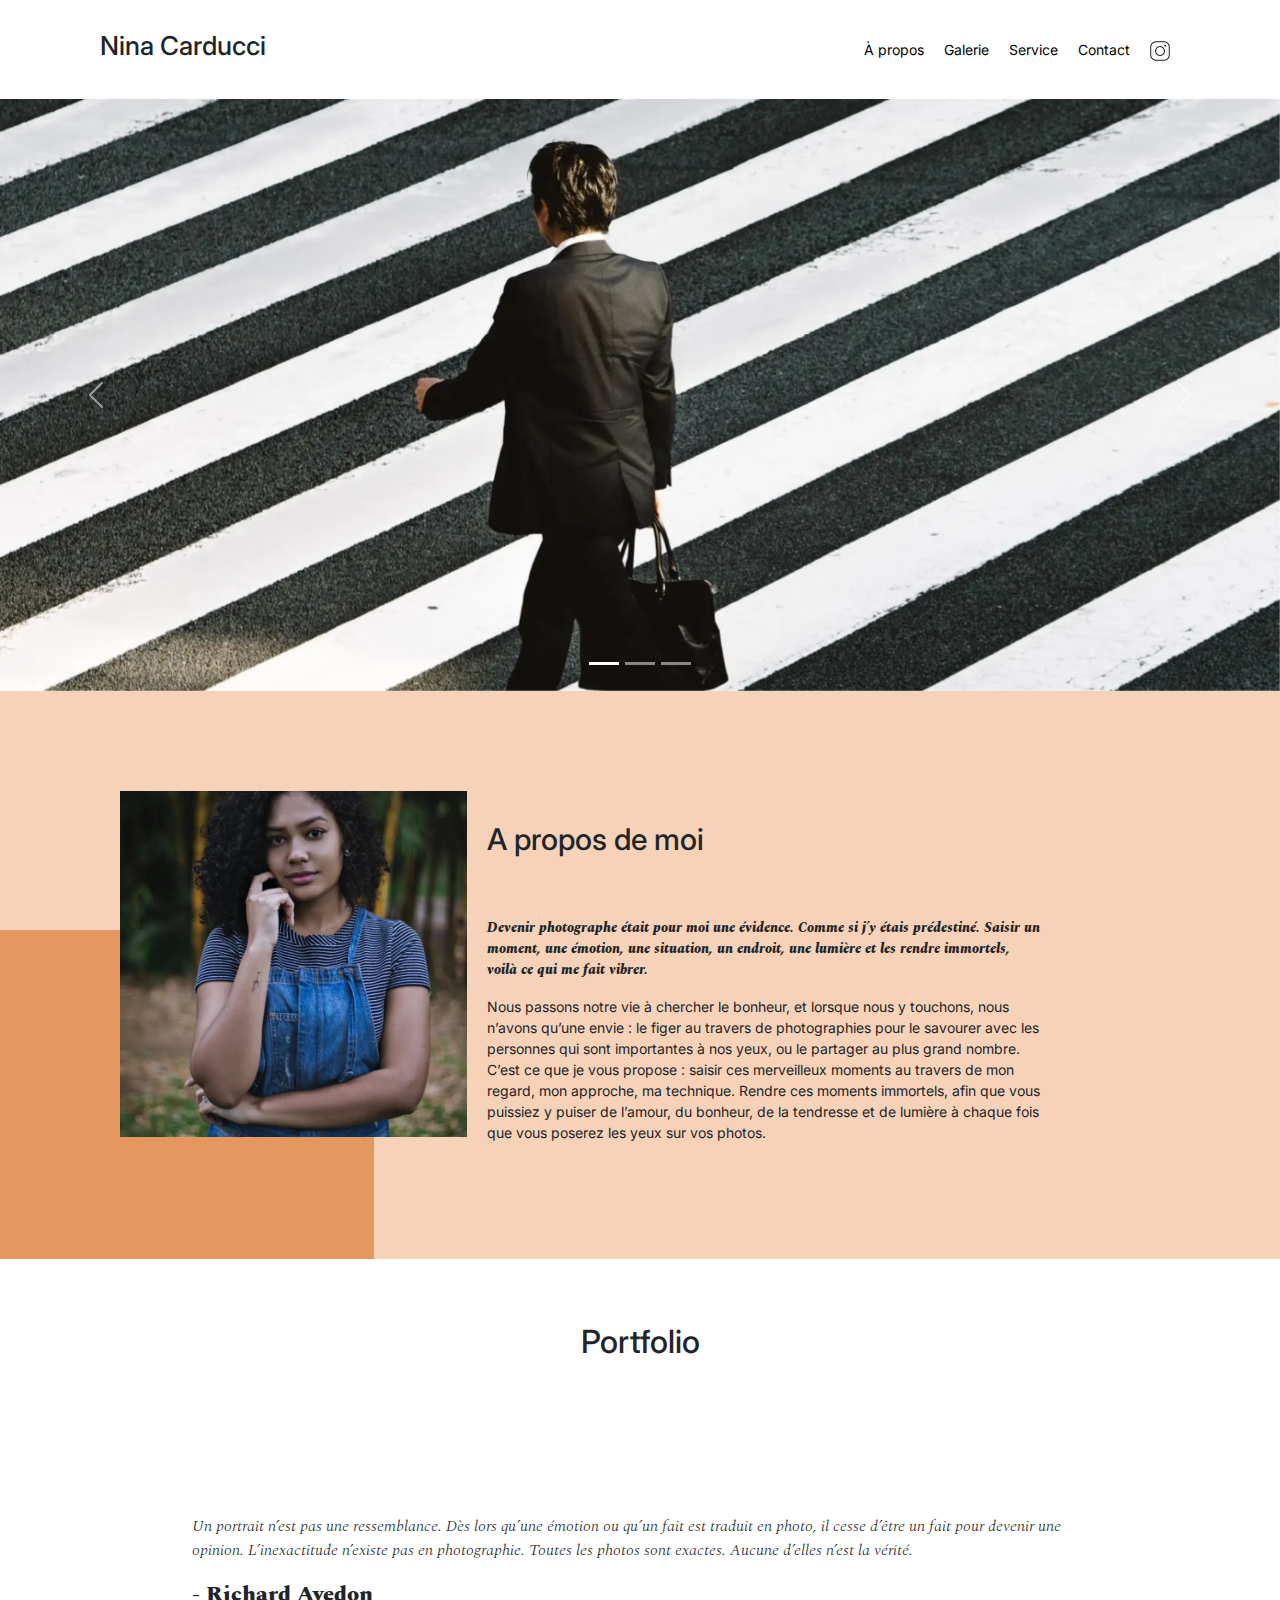
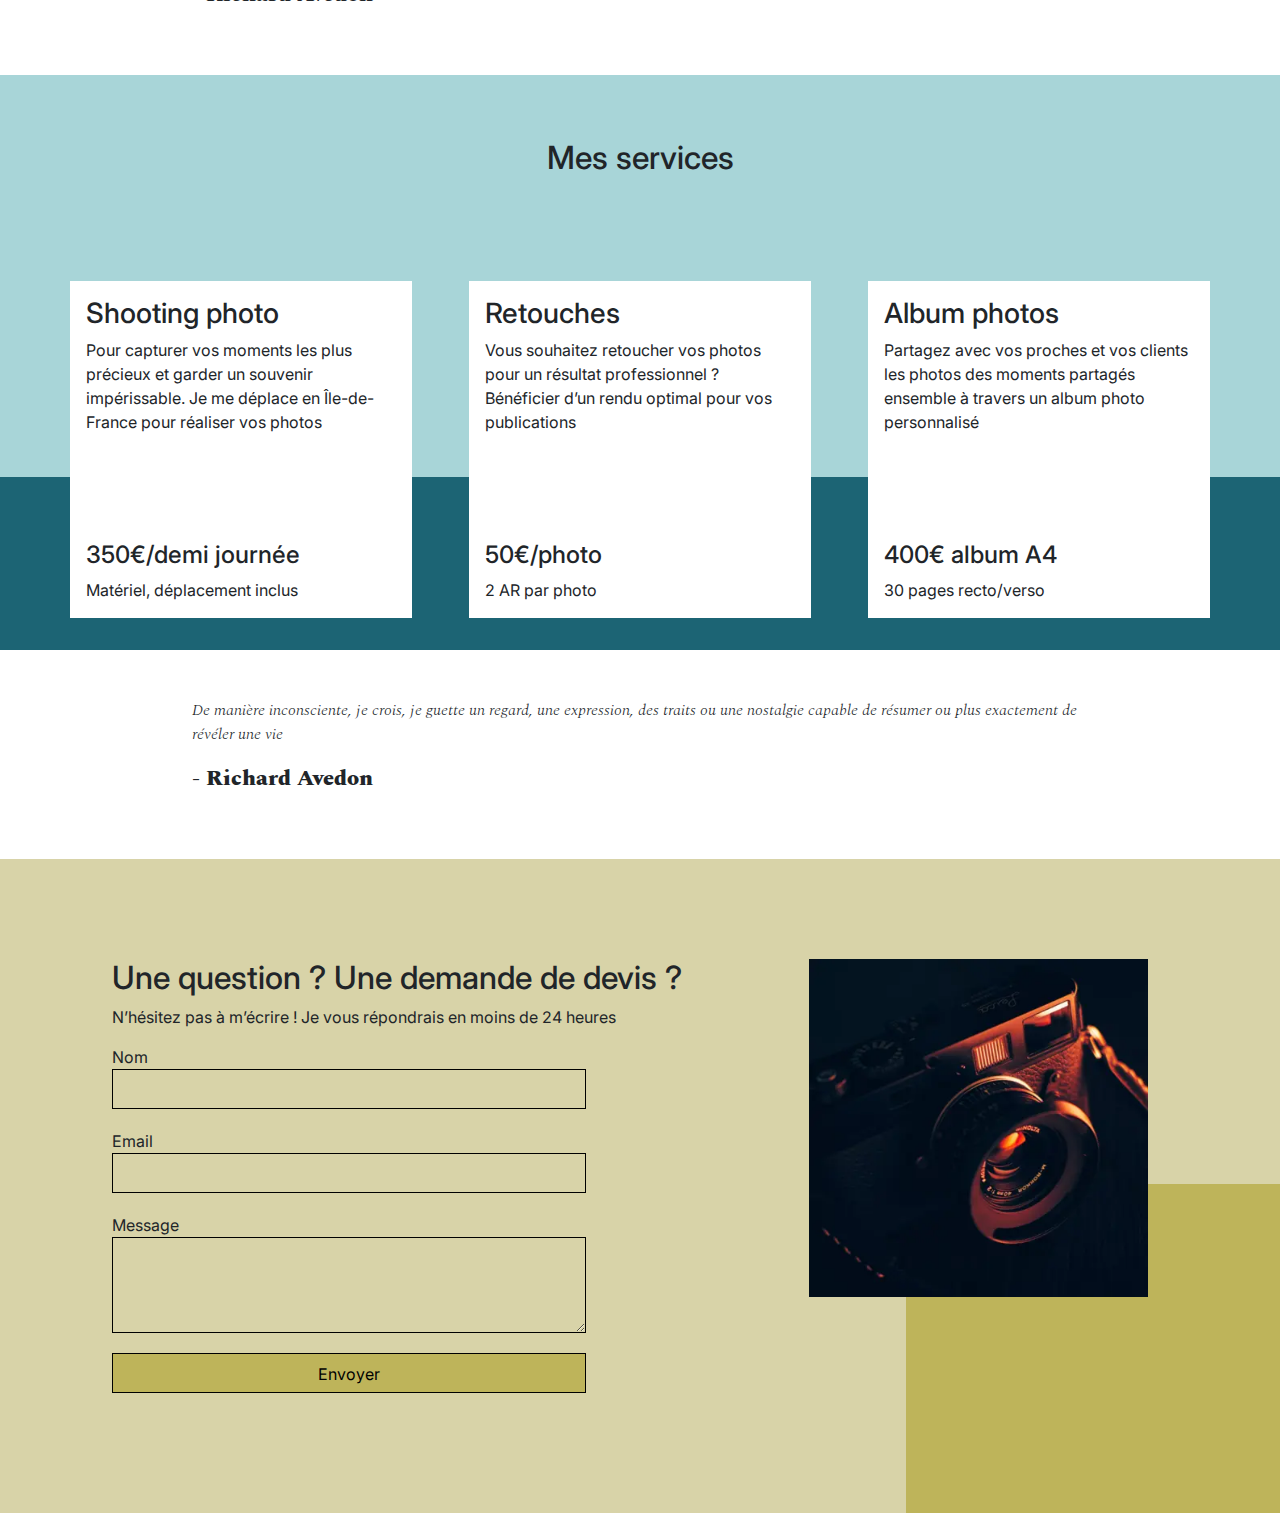
<file: index.html>
<!DOCTYPE html>
<html lang="fr">
  <head>
    <title>Nina Carducci Photographie</title>
    <meta
      name="description"
      content="Nina Carducci, photographe passionnée qui propose des shootings photos sur mesure, retouche professionnelle et la création d'albums personnalisés pour capturer vos plus beaux souvenirs. Découvrez mon univers artistique et laissez-vous séduire par mes talents de photographe."
    />
    <meta name="viewport" content="width=device-width, initial-scale=1.0" />
    <meta name="google-site-verification" content="Lc5OcH4U2LnHF_jDgMAEmPzE2loQt_GSqv4j-HS9K6Q" />
    <code><meta name="robots" content="index, follow" /></code>
    <meta charset="UTF-8" />
    <link rel="stylesheet" href="./assets/bootstrap/bootstrap.css" />
    <link rel="stylesheet" href="./assets/style.css" />
    <link rel="preconnect" href="https://fonts.googleapis.com" />
    <link rel="preconnect" href="https://fonts.gstatic.com" crossorigin />
    <link
      href="https://fonts.googleapis.com/css2?family=Inter&family=Spectral:ital,wght@0,400;1,300;1,400;1,800&display=swap"
      rel="stylesheet"
    />
    <script src="./assets/bootstrap/bootstrap.bundle.js"></script>
    <script
      src="https://code.jquery.com/jquery-3.4.1.min.js"
      integrity="sha256-CSXorXvZcTkaix6Yvo6HppcZGetbYMGWSFlBw8HfCJo="
      crossorigin="anonymous"
    ></script>
    <script src="./assets/maugallery.js"></script>
    <script src="./assets/scripts.js"></script>
    <!--Rich Snippet-->
    <script type="application/ld+json">
      {
        "@context": "https://schema.org",
        "@type": "LocalBusiness",
        "name": "Nina Carducci Photographe",
        "image": "https://github.com/Abigaeldis/nina-carducci.github.io-master/blob/master/assets/images/nina.AVIF",
        "@id": "https://github.com/Abigaeldis/nina-carducci.github.io-master/blob/master/assets/images/nina.AVIF",
        "url": "https://abigaeldis.github.io/nina-carducci.github.io-master/",
        "telephone": "05 56 67 78 89",
        "priceRange": "50€ 400€",
        "address": {
          "@type": "PostalAddress",
          "streetAddress": "68 avenue Alsace-Lorraine",
          "addressLocality": "Bordeaux",
          "postalCode": "33200",
          "addressCountry": "FR"
        },
        "geo": {
          "@type": "GeoCoordinates",
          "latitude": 44.8465743,
          "longitude": -0.6065366999999999
        },
        "openingHoursSpecification": {
          "@type": "OpeningHoursSpecification",
          "dayOfWeek": ["Monday", "Tuesday", "Wednesday", "Thursday", "Friday"],
          "opens": "10:00",
          "closes": "19:00"
        },
        "sameAs": "https://www.instagram.com/ninacarducci.photo/"
      }
    </script>
    <!-- Open Graph data pour FaceBook - Instagram-->
    <meta
      property="og:title"
      content="Nina Carducci - Photographe professionnel à Bordeaux : Shooting, retouche et album photo personnalisé pour
	immortaliser vos moments de bonheur"
    />
    <meta property="og:type" content="website" />
    <meta property="og:locale" content="fr_FR" />
    <meta property="author" content="OpenClassRooms" />
    <meta property="og:url" content="https://abigaeldis.github.io/nina-carducci.github.io-master/" />
    <meta
      property="og:image"
      content="https://github.com/Abigaeldis/nina-carducci.github.io-master/blob/master/assets/images/nina.AVIF"
    />
    <meta
      property="og:description"
      content="Nina Carducci, photographe professionnelle à Bordeaux, capture vos plus beaux moments grâce à ses services de shooting photo, de retouche et d'album photo personnalisé. Contactez-la pour des souvenirs immortels !"
    />
    <meta
      property="og:site_name"
      content="Nina Carducci - Photographe professionnel à Bordeaux pour shooting, retouche et album photo personnalisé."
    />
    <meta
      name="instagram:title"
      content="Nina Carducci - Photographe professionnel à Bordeaux pour shooting, retouche et album photo personnalisé."
    />
    <meta name="instagram:site" content="@ninacarducci.photo" />
    <meta
      name="instagram:caption"
      content=" Nina Carducci - Photographe professionnel à Bordeaux pour shooting, retouche et album photo personnalisé. Pour plus d'information : https://abigaeldis.github.io/nina-carducci.github.io-master/ "
    />

    <!-- Twitter Card data -->
    <meta name="twitter:card" content="summary_large_image" />
    <meta name="twitter:site" content="@nina_carducci" />
    <meta
      name="twitter:title"
      content="Nina Carducci - Photographe professionnel à Bordeaux pour shooting, retouche et album photo personnalisé."
    />
    <meta
      name="twitter:description"
      content="Nina Carducci, photographe professionnel à Bordeaux pour shooting, retouche et album photo personnalisé. Contactez-moi pour immortaliser vos souvenirs !"
    />
    <meta name="twitter:creator" content="@author_handle" />
    <meta
      name="twitter:image:src"
      content="https://github.com/Abigaeldis/nina-carducci.github.io-master/blob/master/assets/images/nina.AVIF"
    />
  </head>
  <body>
    <main>
      <div class="top-header">
        <h1 class="name">Nina Carducci</h1>
        <div class="nav">
          <ul>
            <li><a href="#about">À propos</a></li>
            <li><a href="#gallery">Galerie</a></li>
            <li><a href="#services">Service</a></li>
            <li><a href="#contact">Contact</a></li>
            <li>
              <a class="social-link" href="https://www.instagram.com/ninacarducci.photo/?hl=fr" target="_blank"
                ><img src="assets/images/instagram.png" width="40" height="40" alt="logo instagram"
              /></a>
            </li>
          </ul>
        </div>
      </div>
      <div id="header">
        <div id="carouselExampleIndicators" class="carousel slide" data-bs-ride="carousel">
          <div class="carousel-indicators">
            <button
              type="button"
              data-bs-target="#carouselExampleIndicators"
              data-bs-slide-to="0"
              class="active"
              aria-current="true"
              aria-label="Slide 1"
            ></button>
            <button
              type="button"
              data-bs-target="#carouselExampleIndicators"
              data-bs-slide-to="1"
              aria-label="Slide 2"
            ></button>
            <button
              type="button"
              data-bs-target="#carouselExampleIndicators"
              data-bs-slide-to="2"
              aria-label="Slide 3"
            ></button>
          </div>
          <div class="carousel-inner">
            <div class="carousel-item active">
              <img
                src="./assets/images/slider/ryoji-iwata-wUZjnOv7t0g-unsplash.WebP"
                width="1500"
                height="693"
                class="d-block w-100"
                alt="Ryojo Iwata crosswalk"
              />
            </div>
            <div class="carousel-item">
              <img
                src="./assets/images/slider/nicholas-green-nPz8akkUmDI-unsplash.WebP"
                width="1500"
                height="693"
                class="d-block w-100"
                alt="Nicholas Green crowd"
              />
            </div>
            <div class="carousel-item">
              <img
                src="./assets/images/slider/edward-cisneros-3_h6-1NPDGw-unsplash.WebP"
                width="1500"
                height="693"
                class="d-block w-100"
                alt="Edward Cisneros first dance"
              />
            </div>
          </div>
          <button
            class="carousel-control-prev"
            type="button"
            data-bs-target="#carouselExampleIndicators"
            data-bs-slide="prev"
          >
            <span class="carousel-control-prev-icon" aria-hidden="true"></span>
            <span class="visually-hidden">Previous</span>
          </button>
          <button
            class="carousel-control-next"
            type="button"
            data-bs-target="#carouselExampleIndicators"
            data-bs-slide="next"
          >
            <span class="carousel-control-next-icon" aria-hidden="true"></span>
            <span class="visually-hidden">Next</span>
          </button>
        </div>
      </div>
      <div id="about">
        <div class="picture left">
          <img src="./assets/images/nina.WebP" width="640" height="639" alt="Nina portrait" />
        </div>
        <div id="about-me">
          <h2 class="about-me__title">A propos de moi</h2>
          <p class="about-me__introduction">
            Devenir photographe était pour moi une évidence. Comme si j’y étais prédestiné. Saisir un moment, une
            émotion, une situation, un endroit, une lumière et les rendre immortels, voilà ce qui me fait vibrer.
          </p>
          <p>
            Nous passons notre vie à chercher le bonheur, et lorsque nous y touchons, nous n’avons qu’une envie : le
            figer au travers de photographies pour le savourer avec les personnes qui sont importantes à nos yeux, ou le
            partager au plus grand nombre. C’est ce que je vous propose : saisir ces merveilleux moments au travers de
            mon regard, mon approche, ma technique. Rendre ces moments immortels, afin que vous puissiez y puiser de
            l’amour, du bonheur, de la tendresse et de lumière à chaque fois que vous poserez les yeux sur vos photos.
          </p>
        </div>
      </div>
      <div id="gallery">
        <h2 class="title">Portfolio</h2>
        <div class="container py-3">
          <div class="gallery" style="display: none">
            <img
              data-gallery-tag="Concert"
              class="gallery-item"
              src="./assets/images/gallery/concerts/aaron-paul-wnX-fXzB6Cw-unsplash.WebP"
              alt="Concert photo Aaron Paul foule lève les bras scène en fond"
            />
            <img
              data-gallery-tag="Entreprises"
              class="gallery-item"
              src="./assets/images/gallery/entreprise/ali-morshedlou-WMD64tMfc4k-unsplash.WebP"
              alt="Entreprise photo Ali Morshedlou portrait trois quart d'un homme en costume"
            />
            <img
              data-gallery-tag="Entreprises"
              class="gallery-item"
              src="./assets/images/gallery/entreprise/jason-goodman-tHO1_OuKbg0-unsplash.WebP"
              alt="Entreprise photo Jason Goodman représente deux femme souriante"
            />
            <img
              data-gallery-tag="Mariages"
              class="gallery-item"
              src="./assets/images/gallery/mariage/hannah-busing-RvF2R_qMpRk-unsplash.WebP"
              alt="Mariage photo Hannah Busing représente deux pairs de main"
            />
            <img
              data-gallery-tag="Portrait"
              class="gallery-item"
              src="./assets/images/gallery/portraits/ade-tunji-rVkhWWZFAtQ-unsplash.WebP"
              alt="Portrait de Ade Tunji un homme avec un t-shirt noir qui ferme les yeux"
            />
            <img
              data-gallery-tag="Mariages"
              class="gallery-item"
              src="./assets/images/gallery/mariage/jakob-owens-SiniLJkXhMc-unsplash.WebP"
              alt="Mariage de Jakob Owens couple de jeune marié avec un palmier en fond"
            />
            <img
              data-gallery-tag="Portrait"
              class="gallery-item"
              src="./assets/images/gallery/portraits/nino-van-prattenburg - 443cl1uR_8-unsplash.WebP"
              alt="Portrait photo de Nino Van Prattenburg"
            />
            <img
              data-gallery-tag="Concert"
              class="gallery-item"
              src="./assets/images/gallery/concerts/austin-neill-hgO1wFPXl3I-unsplash.WebP"
              alt="Concert photo de Austin Neill représente un chanteur"
            />
            <img
              data-gallery-tag="Entreprises"
              class="gallery-item"
              src="./assets/images/gallery/entreprise/mateus-campos-felipe-Fsgzm8N0hIY-unsplash.WebP"
              alt="Photo de Mateus Campos Felipe représente une femme devant son ordinateur portable"
            />
          </div>
        </div>
        <div class="quote">
          <figure>
            <blockquote>
              <p class="quote__text">
                Un portrait n’est pas une ressemblance. Dès lors qu’une émotion ou qu’un fait est traduit en photo, il
                cesse d’être un fait pour devenir une opinion. L’inexactitude n’existe pas en photographie. Toutes les
                photos sont exactes. Aucune d’elles n’est la vérité.
              </p>
            </blockquote>
            <figcaption class="quote__author">- Richard Avedon</figcaption>
          </figure>
        </div>
      </div>
      <div id="services">
        <h2 class="title">Mes services</h2>
        <div class="container">
          <div class="service">
            <div class="service__description">
              <h3>Shooting photo</h3>
              <p>
                Pour capturer vos moments les plus précieux et garder un souvenir impérissable. Je me déplace en
                Île-de-France pour réaliser vos photos
              </p>
            </div>
            <div class="service__price">
              <h4>350€/demi journée</h4>
              <span>Matériel, déplacement inclus</span>
            </div>
          </div>
          <div class="service">
            <div class="service__description">
              <h3>Retouches</h3>
              <p>
                Vous souhaitez retoucher vos photos pour un résultat professionnel ? Bénéficier d’un rendu optimal pour
                vos publications
              </p>
            </div>
            <div class="service__price">
              <h4>50€/photo</h4>
              <span>2 AR par photo</span>
            </div>
          </div>
          <div class="service">
            <div class="service__description">
              <h3>Album photos</h3>
              <p>
                Partagez avec vos proches et vos clients les photos des moments partagés ensemble à travers un album
                photo personnalisé
              </p>
            </div>
            <div class="service__price">
              <h4>400€ album A4</h4>
              <span>30 pages recto/verso</span>
            </div>
          </div>
        </div>
      </div>
      <div class="quote">
        <figure>
          <blockquote>
            <p class="quote__text">
              De manière inconsciente, je crois, je guette un regard, une expression, des traits ou une nostalgie
              capable de résumer ou plus exactement de révéler une vie
            </p>
          </blockquote>
          <figcaption class="quote__author">- Richard Avedon</figcaption>
        </figure>
      </div>
      <div id="contact">
        <div class="container">
          <div class="form-container">
            <h2>Une question ? Une demande de devis ?</h2>
            <p>N’hésitez pas à m’écrire ! Je vous répondrais en moins de 24 heures</p>
            <form action="" method="post">
              <label for="nom">Nom</label>
              <input type="text" name="nom" id="nom" />
              <label for="email">Email</label>
              <input type="email" name="email" id="email" />
              <label for="message">Message</label>
              <textarea name="message" id="message" cols="30" rows="10"></textarea>
              <input type="submit" value="Envoyer" />
            </form>
          </div>
          <div class="picture right">
            <img src="./assets/images/camera.WebP" width="481" height="480" alt="logo d'un appareil photo" />
          </div>
        </div>
      </div>
    </main>
  </body>
</html>
</file>
<file: assets/style.css>
.nav a,
.nav-pills .nav-link {
  color: #000;
}
.about-me__introduction,
.quote,
.quote__text {
  font-style: italic;
  font-family: Spectral;
}
.quote,
.quote__author,
.quote__text {
  font-family: Spectral;
}
.service,
.top-header {
  background-color: #fff;
  display: flex;
}
#about,
#contact {
  padding-inline: 100px;
  padding-block: 100px;
}
.picture.left::before,
.picture.right::before {
  content: " ";
  width: 374px;
  height: 329px;
  bottom: 0;
  z-index: -1;
}
#about,
#contact .container,
.mg-next,
.mg-prev,
.nav ul,
.service,
.top-header,
form {
  display: flex;
}
body {
  max-width: 1920px;
  margin: auto;
}
* {
  font-family: Inter;
  font-style: normal;
}
.top-header {
  position: sticky;
  top: 0;
  z-index: 1000;
  justify-content: space-between;
  padding-inline: 100px;
  padding-block: 30px;
  align-items: center;
}
#about,
#contact,
#services,
.item-column {
  position: relative;
}
.top-header .name {
  font-size: 26px;
}
.nav ul {
  list-style-type: none;
  font-size: 14px;
  margin-bottom: 0;
}
.nav li {
  padding-inline: 10px;
}
.nav a {
  text-decoration: none;
}
.social-link img {
  height: auto;
  width: 20px;
}
#about {
  background-color: #f6d2b8;
}
.picture.left::before {
  background-color: #e5975f;
  position: absolute;
  left: 0;
}
.picture {
  flex: 1;
  margin: 0 20px;
  z-index: 0;
}
.picture img {
  width: 100%;
  height: auto;
}
.d-block {
  height: auto;
}
#about-me,
.form-container {
  flex: 2;
}
.about-me__title {
  margin-top: 1em;
  margin-bottom: 60px;
  font-size: 30px;
}
.about-me__introduction {
  font-weight: 800;
  width: 60%;
}
#about-me p {
  width: 80%;
  font-size: 14px;
}
.title {
  text-align: center;
  padding-block: 2em;
}
.gallery .nav {
  justify-content: center;
}
.nav-pills .nav-link.active-tag,
.nav-pills .show > .nav-link {
  color: #fff;
  background-color: #5e5926;
  border-radius: 0;
}
.item-column {
  margin-bottom: 0 !important;
  padding: 0;
}
.item-column::after {
  content: "";
  display: block;
  padding-bottom: 100%;
}
.gallery-item {
  position: absolute;
  width: 100%;
  height: 100%;
  object-fit: cover;
  padding: 0.5em;
}
.mg-next,
.mg-prev {
  width: 30px;
  height: 30px;
  border-radius: 00%;
  justify-content: center;
  align-items: center;
  font-size: 24px;
}
form input,
form textarea {
  width: 100%;
  background-color: transparent;
  border: 1px solid;
  margin-bottom: 20px;
}
.quote {
  width: 70%;
  margin: auto;
  padding-block: 3em;
}
.quote__text {
  font-weight: 300;
}
.quote__author {
  font-weight: 800;
  font-size: 22px;
}
#services {
  margin: auto;
  background-color: #a8d5d8;
}
#services .container::before {
  content: " ";
  background-color: #1c6474;
  position: absolute;
  width: 100%;
  height: 30%;
  bottom: 0;
  left: 0;
  z-index: 0;
}
#services .container {
  justify-content: space-between;
  display: flex;
  padding: 2em 0;
}
.service {
  max-width: 390px;
  width: 30%;
  height: 337px;
  padding: 1em;
  flex-direction: column;
  justify-content: space-between;
  z-index: 1;
}
#contact {
  margin: auto;
  background-color: #d8d3a8;
}
.picture.right::before {
  background-color: #beb45a;
  position: absolute;
  right: 0;
}
form {
  flex-direction: column;
  width: 70%;
  align-items: flex-start;
}
form input {
  height: 2.5em;
}
form textarea {
  height: 5em;
  line-height: 2.5em;
  font-size: 1.2em;
}
input[type="submit"] {
  background-color: #beb45a;
  padding: 0.5em 1em;
}
@media all and (max-width: 1180px) {
  .picture {
    flex: 2;
  }
  #about,
  #contact .container {
    align-items: center;
  }
  .about-me__title {
    margin-top: 0;
    margin-bottom: 1em;
  }
  #about-me h6,
  #about-me p {
    width: 100%;
  }
}
@media all and (max-width: 1000px) {
  .picture.left::before,
  .picture.right::before {
    height: 30%;
    position: absolute;
    z-index: -1;
    width: 100%;
  }
  #about,
  #contact .container,
  #services .container {
    flex-direction: column;
  }
  .picture {
    width: 50%;
  }
  .picture.left::before {
    bottom: auto;
    top: 0;
    left: 0;
  }
  .about-me__title {
    text-align: center;
    margin-top: 1em;
  }
  .service {
    width: 100%;
    max-width: 100%;
    height: auto;
    margin: 2em 0;
  }
  .service__description {
    margin-bottom: 1em;
  }
  #services .container::before {
    width: 30%;
    height: 100%;
    bottom: 0;
    right: 0;
    left: auto;
    z-index: 0;
  }
  #contact .picture.right {
    margin-top: 1em;
  }
  .picture.right::before {
    bottom: 0;
    right: 0;
  }
}
@media all and (max-width: 650px) {
  .top-header {
    flex-direction: column;
    padding-inline: 0;
  }
  .top-header .nav,
  .top-header .nav ul {
    width: 100%;
    padding: 0;
  }
  .top-header .nav li {
    flex: 1;
    padding-block: 1em;
    text-align: center;
  }
  .picture.left::before,
  .picture.right::before {
    height: 150px;
  }
  #services .container {
    align-items: center;
  }
  .service {
    max-width: 90%;
  }
  #about,
  #contact {
    padding-inline: 2em;
    padding-block: 2em;
  }
  form {
    width: 100%;
  }
  .picture {
    width: 80%;
  }
}
</file>
